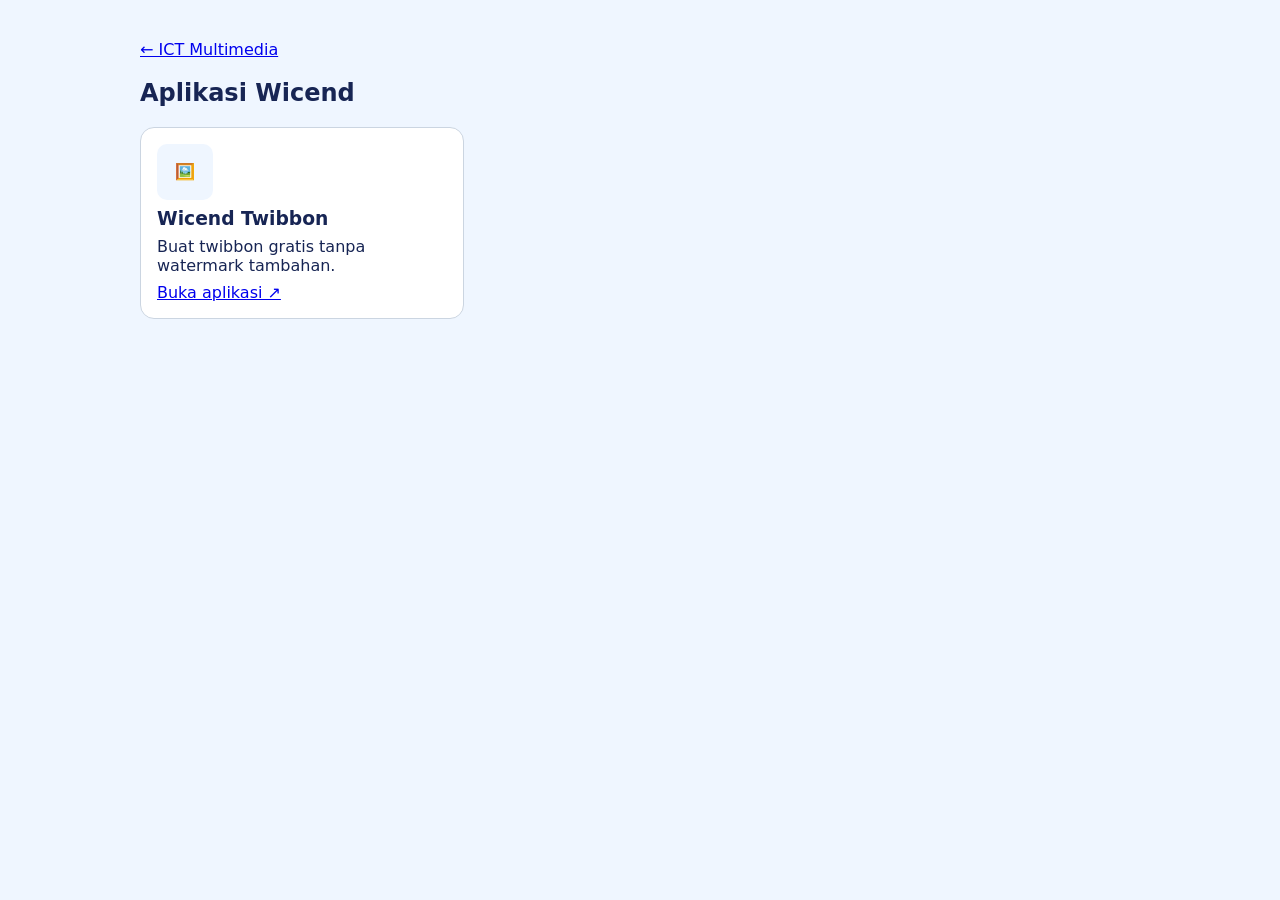
<file: aplikasi-wicend.html>
<!doctype html>
<html lang="id">
<head>
  <meta charset="utf-8">
  <meta name="viewport" content="width=device-width,initial-scale=1">
  <title>Aplikasi Wicend</title>
  <link rel="stylesheet" href="./wicend-catalog.css">
</head>
<body class="wc-public">
  <main>
    <a href="./">← ICT Multimedia</a>
    <div id="wicend-public"></div>
    <noscript><h1>Aplikasi Wicend</h1><a href="https://wicend-twibbon.pages.dev/">Buka Wicend Twibbon ↗</a></noscript>
  </main>
  <script src="./wicend-catalog.js"></script>
  <script>WicendCatalog.render(document.getElementById('wicend-public'), { publicPage: true });</script>
</body>
</html>
</file>
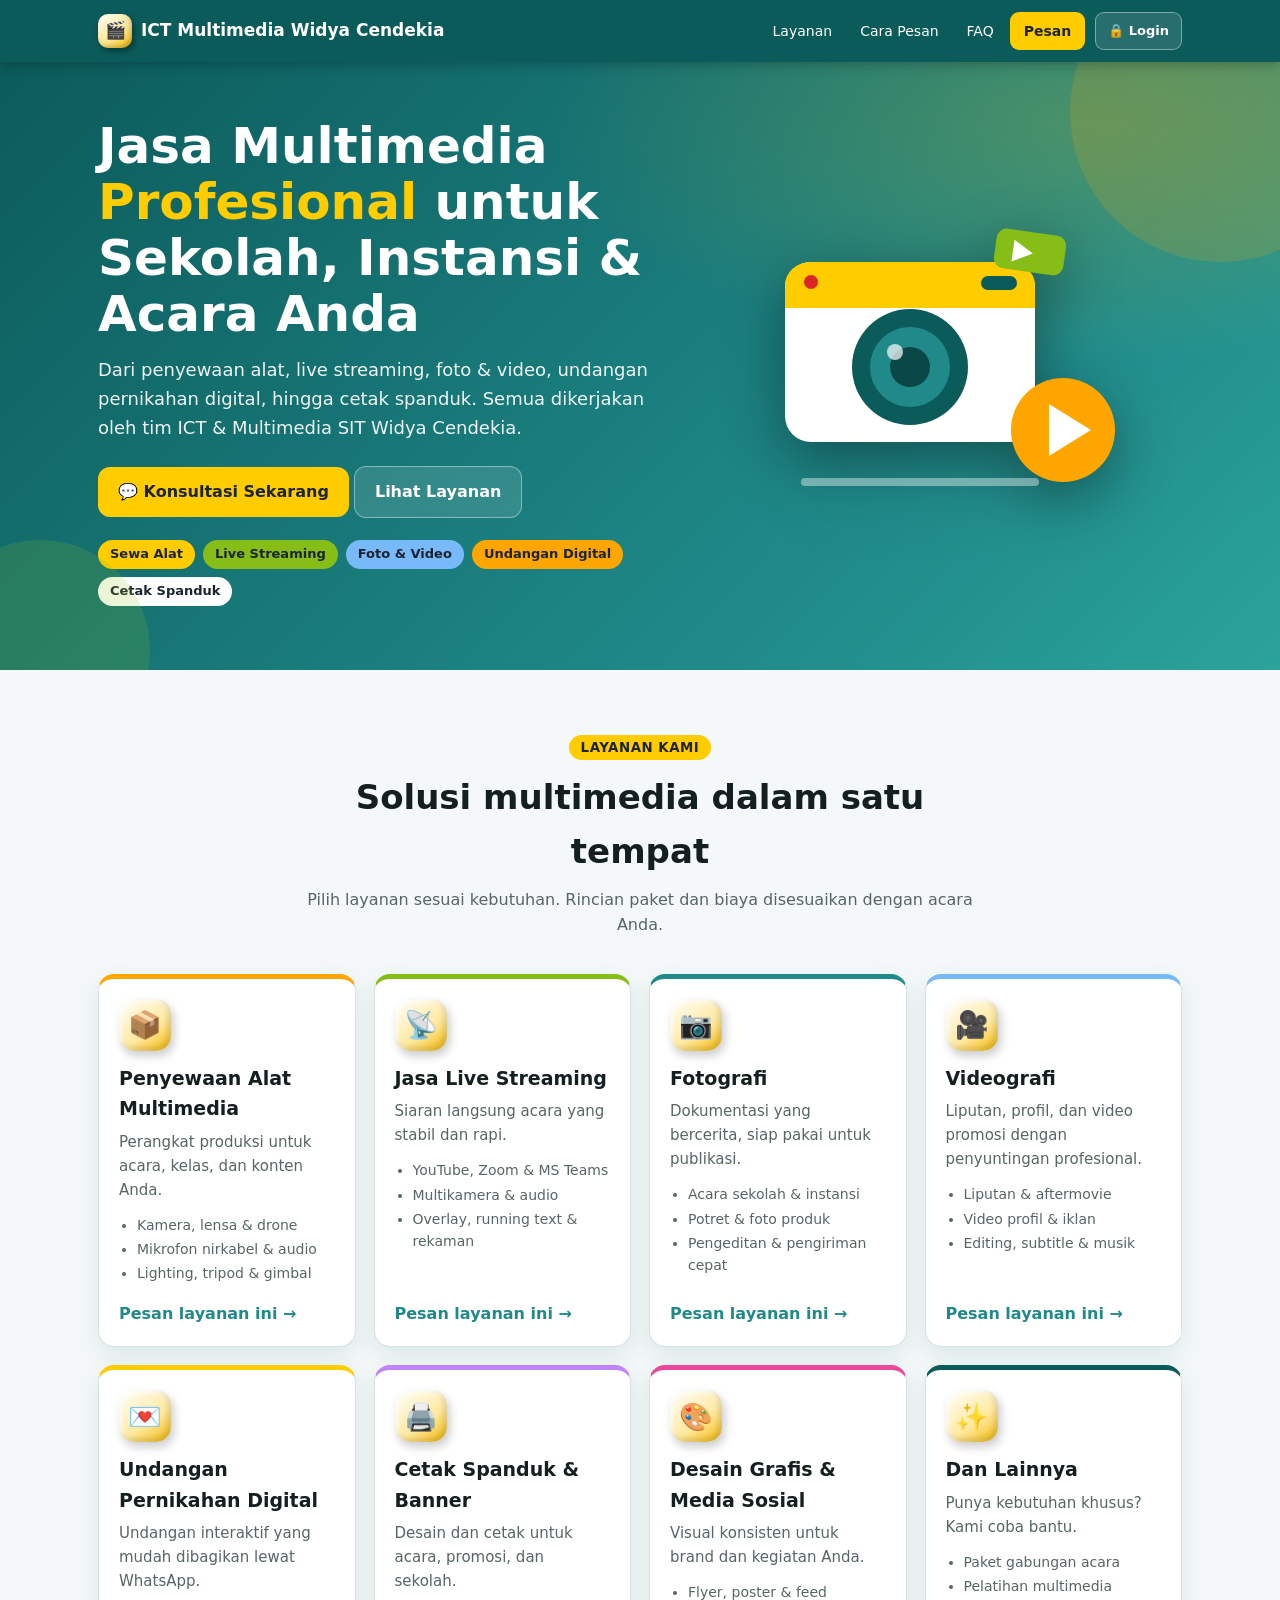
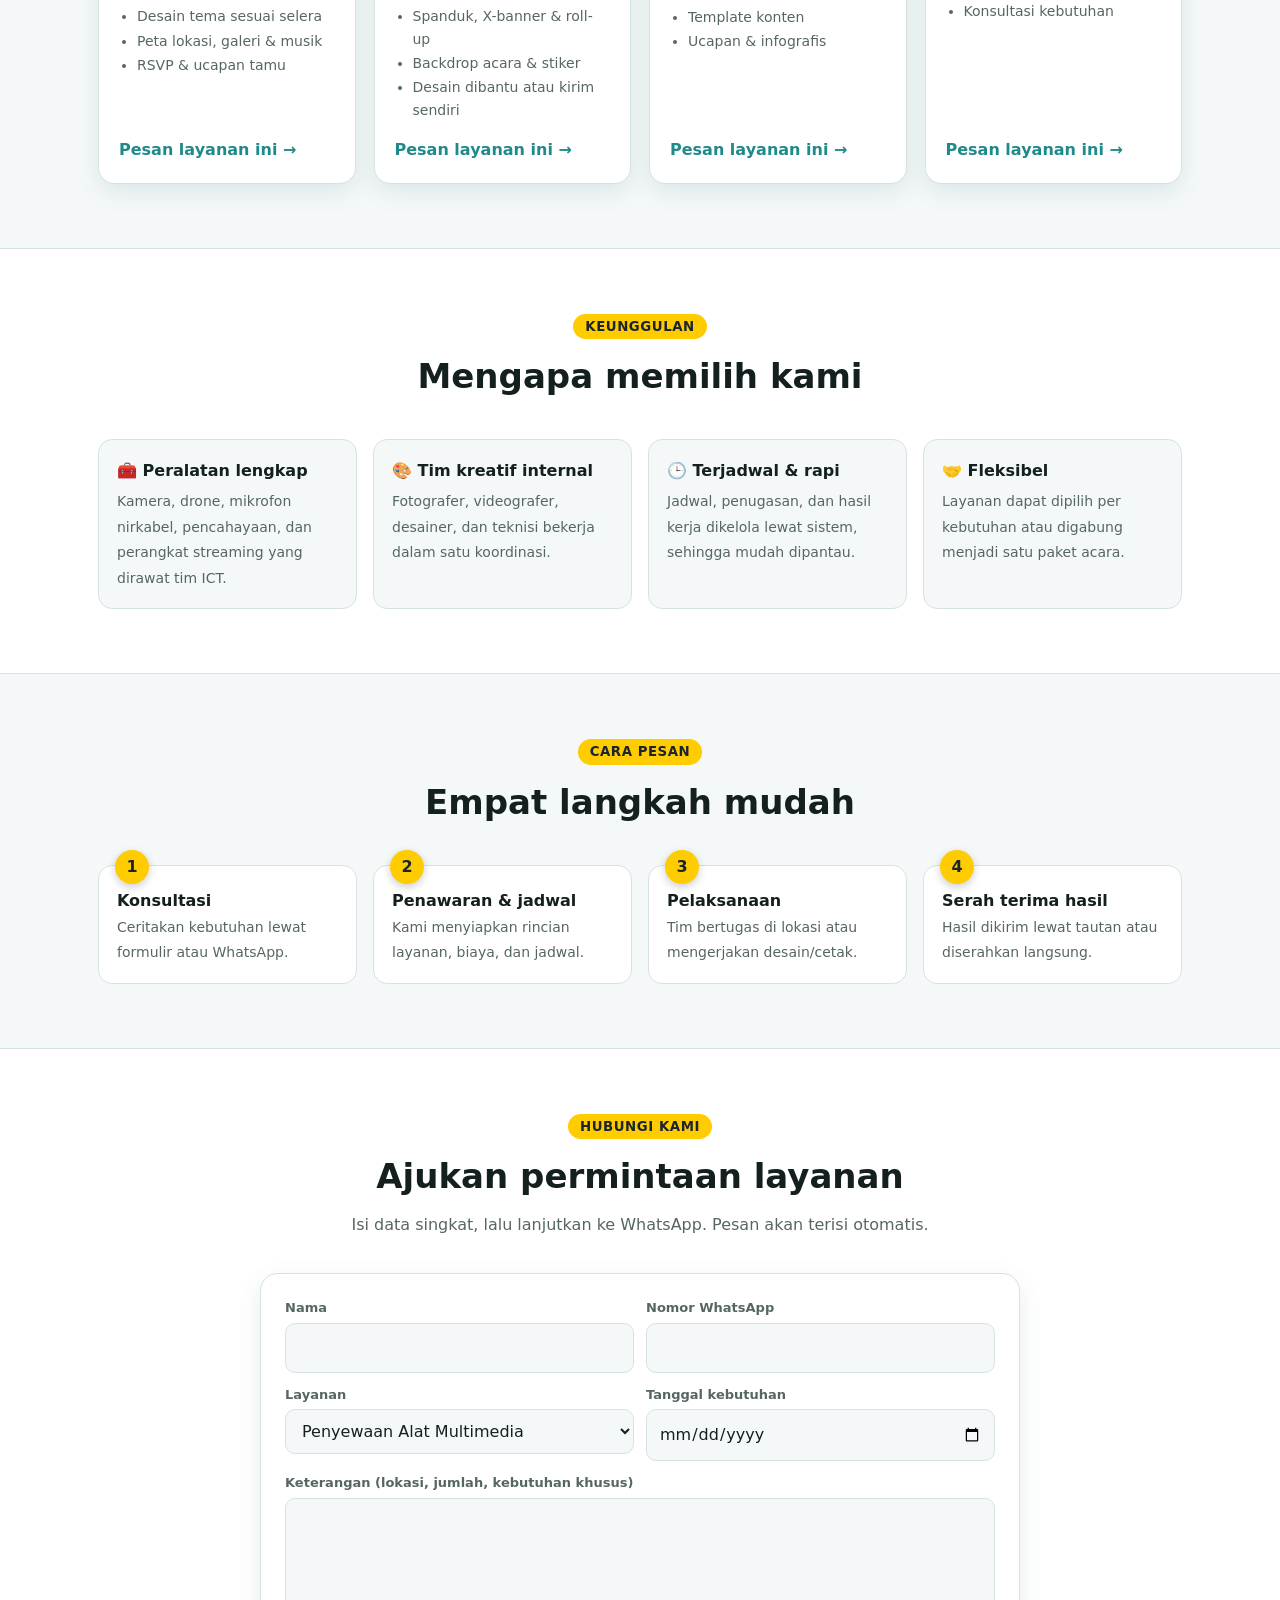
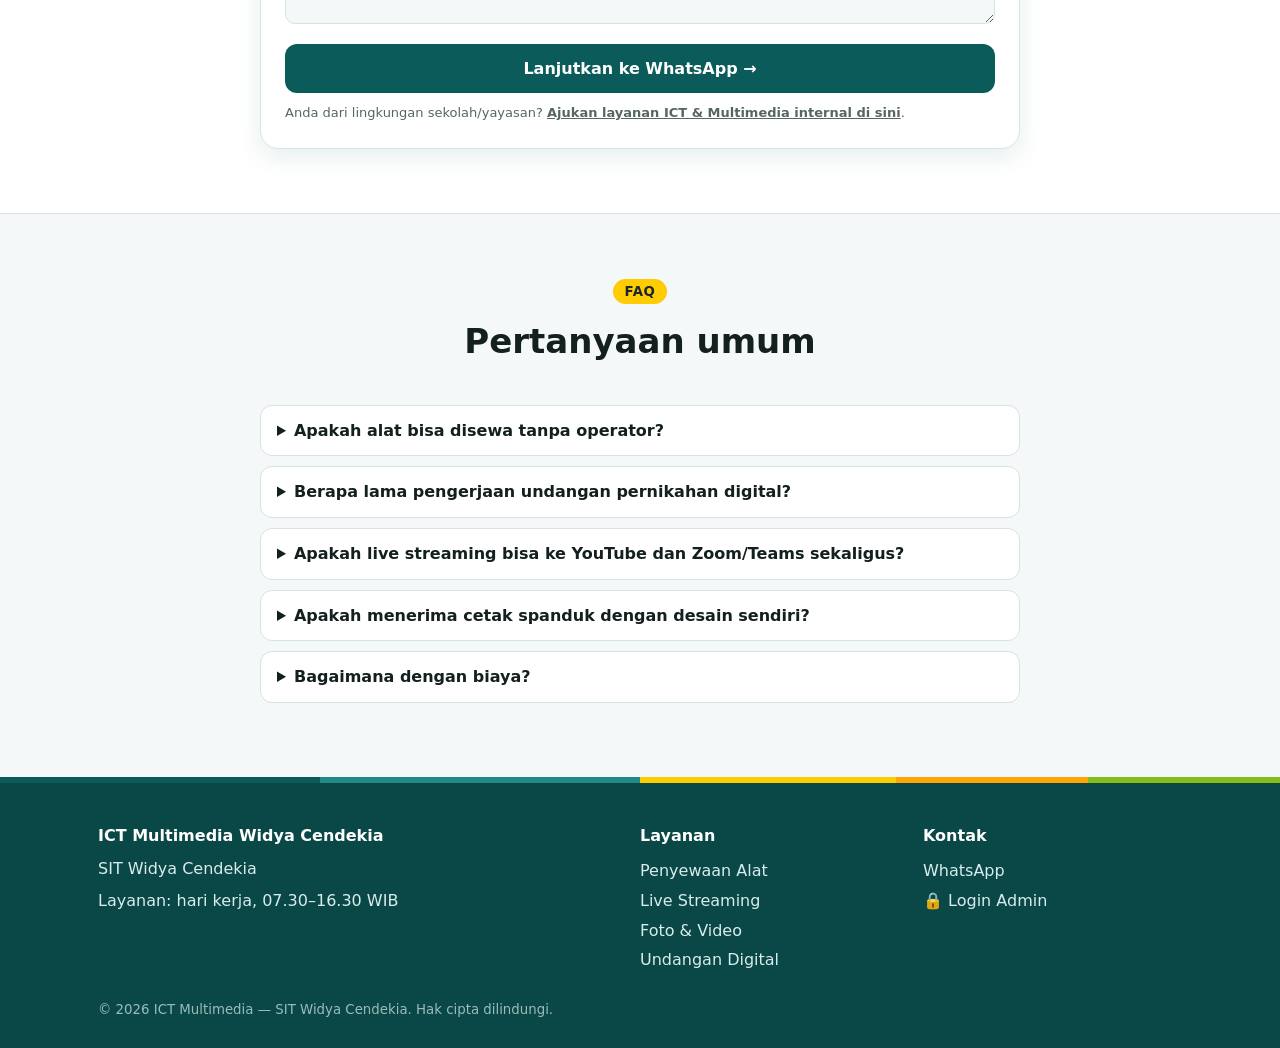
<file: ICT Multimedia - Landing Page.html>
<!DOCTYPE html><html lang="id"><head><meta charset="utf-8"><meta name="viewport" content="width=device-width, initial-scale=1, viewport-fit=cover">
<title>ICT Multimedia Widya Cendekia — Jasa Multimedia, Streaming, Foto &amp; Video</title>
<meta name="description" content="Jasa multimedia profesional: penyewaan alat, live streaming, fotografi, videografi, undangan pernikahan digital, cetak spanduk, dan desain grafis.">
<meta name="theme-color" content="#0c5b5b"><meta property="og:title" content="ICT Multimedia Widya Cendekia"><meta property="og:description" content="Penyewaan alat, live streaming, fotografi, videografi, undangan digital, dan cetak spanduk.">

<style>
:root{--bg:#f4f8f8;--cd:#ffffff;--tx:#14201f;--mu:#566665;--bd:#d6e3e2;--pr:#0c5b5b;--tl:#208a8a;--ac:#ffcc00;--gn:#86bd17;--or:#ffa500;--bl:#78b9fa;--sh:0 8px 24px #0c5b5b1a;box-sizing:border-box;padding-top:env(safe-area-inset-top,0px);padding-bottom:env(safe-area-inset-bottom,0px)}
@media (prefers-color-scheme:dark){:root:not([data-theme="light"]){--bg:#0c1517;--cd:#142124;--tx:#e8f1f1;--mu:#9bb2b2;--bd:#233a3c;--sh:0 8px 24px #0006}}
:root[data-theme="dark"]{--bg:#0c1517;--cd:#142124;--tx:#e8f1f1;--mu:#9bb2b2;--bd:#233a3c;--sh:0 8px 24px #0006}
*{box-sizing:border-box}html{scroll-behavior:smooth;scroll-padding-top:calc(70px + env(safe-area-inset-top,0px))}
body{margin:0;font:16px/1.6 system-ui,-apple-system,"Segoe UI",Roboto,sans-serif;background:var(--bg);color:var(--tx)}
body::before{content:"";position:fixed;inset:0 0 auto;height:env(safe-area-inset-top,0px);z-index:60;background:var(--pr)}
a{color:inherit}.wrap{max-width:1120px;margin:0 auto;padding:0 18px}
header{position:sticky;top:env(safe-area-inset-top,0px);z-index:50;background:var(--pr);color:#fff;box-shadow:0 2px 12px #0004}
.nav{display:flex;align-items:center;gap:18px;height:62px}.brand{font-weight:800;display:flex;align-items:center;gap:9px;text-decoration:none;color:#fff;font-size:17px}
.logo{width:34px;height:34px;border-radius:10px;background:linear-gradient(145deg,#fff,#ffe58a 60%,#f5b800);display:grid;place-items:center;box-shadow:2px 3px 6px #0006,inset -2px -2px 4px #0003}
.nav nav{margin-left:auto;display:flex;gap:4px;align-items:center}.nav nav a{color:#fff;text-decoration:none;padding:8px 12px;border-radius:9px;font-size:14px}.nav nav a:hover{background:#ffffff26}
.btn{display:inline-flex;align-items:center;gap:8px;border:0;border-radius:12px;padding:12px 20px;font:inherit;font-weight:700;cursor:pointer;text-decoration:none;transition:.15s}
.btn.y{background:var(--ac);color:#1b2430}.btn.y:hover{transform:translateY(-2px);box-shadow:0 6px 16px #ffcc0066}.btn.g{background:#ffffff1f;color:#fff;border:1px solid #ffffff66}.btn.g:hover{background:#ffffff33}.btn.p{background:var(--pr);color:#fff}
.lg{font-size:13px!important;border:1px solid #ffffff66;margin-left:6px}
.hero{background:radial-gradient(900px 400px at 85% 10%,#ffcc0033,transparent 60%),linear-gradient(135deg,#0c5b5b,#208a8a 70%,#2aa39a);color:#fff;position:relative;overflow:hidden}
.hero .wrap{display:grid;grid-template-columns:1.1fr .9fr;gap:30px;align-items:center;padding-top:56px;padding-bottom:64px}
.hero h1{font-size:clamp(30px,5vw,50px);line-height:1.12;margin:0 0 14px;font-weight:800}.hero h1 em{font-style:normal;color:var(--ac)}.hero p{font-size:18px;opacity:.93;margin:0 0 24px;max-width:560px}
.chips{display:flex;gap:8px;flex-wrap:wrap;margin-top:22px}.chips span{padding:4px 12px;border-radius:99px;font-size:13px;font-weight:700;color:#1b2430}
.blob{position:absolute;border-radius:50%;pointer-events:none;opacity:.5}.b1{width:300px;height:300px;background:#ffa50055;right:-90px;top:-100px}.b2{width:220px;height:220px;background:#86bd1755;left:-70px;bottom:-90px}
.art{display:grid;place-items:center}.art svg{width:100%;max-width:400px;filter:drop-shadow(0 18px 30px #0006);animation:fl 5s ease-in-out infinite}@keyframes fl{50%{transform:translateY(-10px)}}
section{padding:64px 0}.t{text-align:center;max-width:680px;margin:0 auto 36px}.t h2{font-size:clamp(24px,3.5vw,34px);margin:0 0 8px}.t p{color:var(--mu);margin:0}.t small{display:inline-block;background:var(--ac);color:#1b2430;font-weight:800;padding:2px 12px;border-radius:99px;margin-bottom:10px;letter-spacing:.04em}
.grid{display:grid;grid-template-columns:repeat(auto-fit,minmax(255px,1fr));gap:18px}
.sv{background:var(--cd);border:1px solid var(--bd);border-top:5px solid var(--c,var(--tl));border-radius:16px;padding:20px;box-shadow:var(--sh);transition:.2s;display:flex;flex-direction:column}.sv:hover{transform:translateY(-5px)}
.ic{width:52px;height:52px;border-radius:15px;display:grid;place-items:center;font-size:27px;margin-bottom:12px;background:linear-gradient(145deg,#fff,#ffe9a0 60%,#f5b800);box-shadow:3px 5px 10px #0003,inset -3px -3px 6px #0002,inset 2px 2px 5px #fff}
.sv h3{margin:0 0 6px;font-size:19px}.sv p{margin:0 0 10px;color:var(--mu);font-size:15px}.sv ul{margin:0 0 14px;padding-left:18px;color:var(--mu);font-size:14px}.sv li{margin:2px 0}.sv a.go{margin-top:auto;font-weight:700;color:var(--tl);text-decoration:none}.sv a.go:hover{text-decoration:underline}
.alt{background:var(--cd);border-block:1px solid var(--bd)}
.why{display:grid;grid-template-columns:repeat(auto-fit,minmax(220px,1fr));gap:16px}.why div{padding:18px;border-radius:14px;background:var(--bg);border:1px solid var(--bd)}.why b{display:block;margin-bottom:4px}.why span{color:var(--mu);font-size:14px}
.steps{display:grid;grid-template-columns:repeat(auto-fit,minmax(220px,1fr));gap:16px;counter-reset:s}.steps div{position:relative;padding:22px 18px 18px;background:var(--cd);border:1px solid var(--bd);border-radius:14px;counter-increment:s}.steps div::before{content:counter(s);position:absolute;top:-16px;left:16px;width:34px;height:34px;border-radius:50%;display:grid;place-items:center;font-weight:800;background:var(--ac);color:#1b2430;box-shadow:0 3px 8px #0003}.steps b{display:block}.steps span{color:var(--mu);font-size:14px}
.form{max-width:760px;margin:0 auto;background:var(--cd);border:1px solid var(--bd);border-radius:18px;padding:24px;box-shadow:var(--sh)}
.f2{display:grid;grid-template-columns:1fr 1fr;gap:12px}label{display:block;font-size:13px;font-weight:600;color:var(--mu);margin:0 0 4px}
input,select,textarea{width:100%;font:inherit;color:var(--tx);background:var(--bg);border:1px solid var(--bd);border-radius:10px;padding:11px 12px}input:focus,select:focus,textarea:focus{outline:2px solid var(--ac);border-color:transparent}
.fl{margin-bottom:12px}.note{font-size:13px;color:var(--mu);margin:10px 0 0}
details{background:var(--cd);border:1px solid var(--bd);border-radius:12px;padding:12px 16px;margin:0 auto 10px;max-width:760px}summary{cursor:pointer;font-weight:700}details p{color:var(--mu);margin:8px 0 0}
footer{background:#0a4747;color:#d9ecec;padding:40px 0 28px}footer .g3{display:grid;grid-template-columns:2fr 1fr 1fr;gap:24px}footer h4{margin:0 0 8px;color:#fff}footer a{color:#d9ecec;text-decoration:none;display:block;padding:2px 0}footer a:hover{color:var(--ac)}footer small{display:block;margin-top:24px;opacity:.7}
.stripe{height:6px;background:linear-gradient(90deg,#0c5b5b 25%,#208a8a 25% 50%,#ffcc00 50% 70%,#ffa500 70% 85%,#86bd17 85%)}
.ov{position:fixed;inset:0;background:#000a;z-index:100;display:none;align-items:center;justify-content:center;padding:16px}.ov.on{display:flex}.md{background:var(--cd);color:var(--tx);border-radius:18px;padding:24px;width:100%;max-width:400px;border-top:6px solid var(--ac)}.md h3{margin:0 0 4px}
.rv{opacity:0;transform:translateY(16px);transition:.6s}.rv.in{opacity:1;transform:none}
@media(max-width:820px){.hero .wrap{grid-template-columns:1fr}.art{order:-1}.art svg{max-width:240px}.nav nav a.hide{display:none}.f2{grid-template-columns:1fr}footer .g3{grid-template-columns:1fr}}
@media(max-width:560px){.nav{gap:8px;height:58px}#bn{white-space:nowrap;overflow:hidden;text-overflow:ellipsis;max-width:128px;font-size:14px}.brand{min-width:0}.nav nav a,.lg{white-space:nowrap}.lg{padding:8px 10px!important;margin-left:0}.hero .wrap{padding-top:30px;padding-bottom:40px}section{padding:44px 0}}
@media(prefers-reduced-motion:reduce){*{animation:none!important;transition:none!important}.rv{opacity:1;transform:none}}
</style><link rel="stylesheet" href="responsive.css"></head><body>
<header><div class="wrap nav"><a class="brand" href="#top"><span class="logo">🎬</span><span id="bn">ICT Multimedia</span></a>
<nav><a class="hide" href="#layanan">Layanan</a><a class="hide" href="#alur">Cara Pesan</a><a class="hide" href="#faq">FAQ</a><a href="#pesan" class="btn y" style="padding:8px 14px;font-size:14px">Pesan</a><a href="#" class="lg btn g" id="lg" onclick="loginOpen();return false">🔒 Login</a></nav></div></header>

<main id="top">
<div class="hero"><div class="blob b1"></div><div class="blob b2"></div><div class="wrap"><div>
<h1>Jasa Multimedia <em>Profesional</em> untuk Sekolah, Instansi &amp; Acara Anda</h1>
<p>Dari penyewaan alat, live streaming, foto &amp; video, undangan pernikahan digital, hingga cetak spanduk. Semua dikerjakan oleh tim ICT &amp; Multimedia SIT Widya Cendekia.</p>
<a class="btn y" href="#pesan">💬 Konsultasi Sekarang</a> <a class="btn g" href="#layanan">Lihat Layanan</a>
<div class="chips"><span style="background:#ffcc00">Sewa Alat</span><span style="background:#86bd17">Live Streaming</span><span style="background:#78b9fa">Foto &amp; Video</span><span style="background:#ffa500">Undangan Digital</span><span style="background:#fff">Cetak Spanduk</span></div></div>
<div class="art"><svg viewBox="0 0 400 340" role="img" aria-label="Ilustrasi kamera dan tombol putar"><rect x="40" y="70" width="250" height="180" rx="26" fill="#fff"/><rect x="40" y="70" width="250" height="46" rx="26" fill="#ffcc00"/><rect x="40" y="96" width="250" height="20" fill="#ffcc00"/><circle cx="165" cy="175" r="58" fill="#0c5b5b"/><circle cx="165" cy="175" r="40" fill="#208a8a"/><circle cx="165" cy="175" r="20" fill="#0a4747"/><circle cx="150" cy="160" r="8" fill="#fff" opacity=".7"/><rect x="236" y="84" width="36" height="14" rx="7" fill="#0c5b5b"/><circle cx="66" cy="90" r="7" fill="#dc2626"/><rect x="250" y="40" width="70" height="40" rx="10" fill="#86bd17" transform="rotate(8 285 60)"/><polygon points="268,50 268,72 288,61" fill="#fff" transform="rotate(8 285 60)"/><circle cx="318" cy="238" r="52" fill="#ffa500"/><polygon points="304,212 304,264 346,238" fill="#fff"/><path d="M60 290h230" stroke="#fff" stroke-width="8" stroke-linecap="round" opacity=".4"/></svg></div></div></div>

<section id="layanan"><div class="wrap"><div class="t rv"><small>LAYANAN KAMI</small><h2>Solusi multimedia dalam satu tempat</h2><p>Pilih layanan sesuai kebutuhan. Rincian paket dan biaya disesuaikan dengan acara Anda.</p></div><div class="grid" id="sv"></div></div></section>

<section class="alt"><div class="wrap"><div class="t rv"><small>KEUNGGULAN</small><h2>Mengapa memilih kami</h2></div><div class="why rv">
<div><b>🧰 Peralatan lengkap</b><span>Kamera, drone, mikrofon nirkabel, pencahayaan, dan perangkat streaming yang dirawat tim ICT.</span></div>
<div><b>🎨 Tim kreatif internal</b><span>Fotografer, videografer, desainer, dan teknisi bekerja dalam satu koordinasi.</span></div>
<div><b>🕒 Terjadwal &amp; rapi</b><span>Jadwal, penugasan, dan hasil kerja dikelola lewat sistem, sehingga mudah dipantau.</span></div>
<div><b>🤝 Fleksibel</b><span>Layanan dapat dipilih per kebutuhan atau digabung menjadi satu paket acara.</span></div></div></div></section>

<section id="alur"><div class="wrap"><div class="t rv"><small>CARA PESAN</small><h2>Empat langkah mudah</h2></div><div class="steps rv">
<div><b>Konsultasi</b><span>Ceritakan kebutuhan lewat formulir atau WhatsApp.</span></div>
<div><b>Penawaran &amp; jadwal</b><span>Kami menyiapkan rincian layanan, biaya, dan jadwal.</span></div>
<div><b>Pelaksanaan</b><span>Tim bertugas di lokasi atau mengerjakan desain/cetak.</span></div>
<div><b>Serah terima hasil</b><span>Hasil dikirim lewat tautan atau diserahkan langsung.</span></div></div></div></section>

<section id="pesan" class="alt"><div class="wrap"><div class="t rv"><small>HUBUNGI KAMI</small><h2>Ajukan permintaan layanan</h2><p>Isi data singkat, lalu lanjutkan ke WhatsApp. Pesan akan terisi otomatis.</p></div>
<div class="form rv"><div class="f2"><div class="fl"><label for="n">Nama</label><input id="n" autocomplete="name"></div><div class="fl"><label for="h">Nomor WhatsApp</label><input id="h" inputmode="tel" autocomplete="tel"></div></div>
<div class="f2"><div class="fl"><label for="s">Layanan</label><select id="s"></select></div><div class="fl"><label for="d">Tanggal kebutuhan</label><input id="d" type="date"></div></div>
<div class="fl"><label for="m">Keterangan (lokasi, jumlah, kebutuhan khusus)</label><textarea id="m" rows="4"></textarea></div>
<button class="btn p" style="width:100%;justify-content:center" onclick="kirim()">Lanjutkan ke WhatsApp →</button>
<p class="note">Anda dari lingkungan sekolah/yayasan? <a href="app.html#helpdesk" id="hd"><b>Ajukan layanan ICT &amp; Multimedia internal di sini</b></a>.</p></div></div></section>

<section id="faq"><div class="wrap"><div class="t rv"><small>FAQ</small><h2>Pertanyaan umum</h2></div>
<details><summary>Apakah alat bisa disewa tanpa operator?</summary><p>Bisa dikonsultasikan. Ketersediaan alat dan ketentuan sewa disesuaikan dengan jenis perangkat dan tanggal acara.</p></details>
<details><summary>Berapa lama pengerjaan undangan pernikahan digital?</summary><p>Tergantung kelengkapan data dan tingkat kustomisasi desain. Kami infokan estimasinya saat konsultasi.</p></details>
<details><summary>Apakah live streaming bisa ke YouTube dan Zoom/Teams sekaligus?</summary><p>Kami menyesuaikan platform dan jumlah kamera dengan kebutuhan acara serta kondisi jaringan di lokasi.</p></details>
<details><summary>Apakah menerima cetak spanduk dengan desain sendiri?</summary><p>Ya, Anda dapat mengirim desain sendiri, atau kami bantu merancang desain dan menyiapkan file cetaknya.</p></details>
<details><summary>Bagaimana dengan biaya?</summary><p>Biaya ditentukan setelah kebutuhan jelas (jenis layanan, durasi, lokasi, dan jumlah tim).</p></details></div></section>
</main>

<div class="stripe"></div>
<footer><div class="wrap"><div class="g3"><div><h4 id="fb">ICT Multimedia</h4><div id="fk">SIT Widya Cendekia</div><div id="fj" style="margin-top:6px"></div></div>
<div><h4>Layanan</h4><a href="#layanan">Penyewaan Alat</a><a href="#layanan">Live Streaming</a><a href="#layanan">Foto &amp; Video</a><a href="#layanan">Undangan Digital</a></div>
<div><h4>Kontak</h4><a href="#" id="fw" onclick="wa();return false">WhatsApp</a><a href="#" id="fe" style="display:none"></a><a href="#" id="fi" style="display:none"></a><a href="#" onclick="loginOpen();return false">🔒 Login Admin</a></div></div>
<small>© <span id="yr"></span> ICT Multimedia — SIT Widya Cendekia. Hak cipta dilindungi.</small></div></footer>

<div class="ov" id="lo" onclick="if(event.target==this)loginClose()"><div class="md" role="dialog" aria-modal="true" aria-labelledby="lt"><h3 id="lt">Login Dashboard</h3><p style="margin:0 0 14px;color:var(--mu);font-size:14px">Khusus admin dan staf. Akun dibuat oleh admin; pendaftaran mandiri tidak tersedia.</p>
<div class="fl"><label for="lu">Username</label><input id="lu" autocomplete="username"></div><div class="fl"><label for="lp">Password</label><input id="lp" type="password" autocomplete="current-password" onkeydown="if(event.key==='Enter')adminLogin()"></div>
<div style="display:flex;gap:8px"><button class="btn p" style="flex:1;justify-content:center" onclick="adminLogin()" id="lb">Masuk</button><button class="btn" style="background:var(--bg);color:var(--tx);border:1px solid var(--bd)" onclick="loginClose()">Batal</button></div></div></div>

<script>
/* ===== KONFIGURASI (ubah sesuai kebutuhan) ===== */
const CFG={brand:'ICT Multimedia Widya Cendekia',wa:'',email:'',ig:'',kampus:'SIT Widya Cendekia',jam:'Layanan: hari kerja, 07.30–16.30 WIB'};
const SUPABASE_URL='https://lfvqjqnhrbvtlmjnlgxg.supabase.co',SUPABASE_ANON_KEY='sb_publishable_BLG77wsLYhetdWIWco7cJQ_-FvgeFMl',DOM='@ict.local',DASH='https://claude.ai/artifact/3mb5PsaXFowJpEwBZJVKDg',SB_ON=false;
/* ================================================ */
const SV=[
['📦','Penyewaan Alat Multimedia','Perangkat produksi untuk acara, kelas, dan konten Anda.',['Kamera, lensa &amp; drone','Mikrofon nirkabel &amp; audio','Lighting, tripod &amp; gimbal'],'#ffa500'],
['📡','Jasa Live Streaming','Siaran langsung acara yang stabil dan rapi.',['YouTube, Zoom &amp; MS Teams','Multikamera &amp; audio','Overlay, running text &amp; rekaman'],'#86bd17'],
['📷','Fotografi','Dokumentasi yang bercerita, siap pakai untuk publikasi.',['Acara sekolah &amp; instansi','Potret &amp; foto produk','Pengeditan &amp; pengiriman cepat'],'#208a8a'],
['🎥','Videografi','Liputan, profil, dan video promosi dengan penyuntingan profesional.',['Liputan &amp; aftermovie','Video profil &amp; iklan','Editing, subtitle &amp; musik'],'#78b9fa'],
['💌','Undangan Pernikahan Digital','Undangan interaktif yang mudah dibagikan lewat WhatsApp.',['Desain tema sesuai selera','Peta lokasi, galeri &amp; musik','RSVP &amp; ucapan tamu'],'#ffcc00'],
['🖨️','Cetak Spanduk &amp; Banner','Desain dan cetak untuk acara, promosi, dan sekolah.',['Spanduk, X-banner &amp; roll-up','Backdrop acara &amp; stiker','Desain dibantu atau kirim sendiri'],'#c084fc'],
['🎨','Desain Grafis &amp; Media Sosial','Visual konsisten untuk brand dan kegiatan Anda.',['Flyer, poster &amp; feed','Template konten','Ucapan &amp; infografis'],'#ec4899'],
['✨','Dan Lainnya','Punya kebutuhan khusus? Kami coba bantu.',['Paket gabungan acara','Pelatihan multimedia','Konsultasi kebutuhan'],'#0c5b5b']];
const $=s=>document.querySelector(s);
$('#sv').innerHTML=SV.map(x=>`<article class="sv rv" style="--c:${x[4]}"><div class="ic">${x[0]}</div><h3>${x[1]}</h3><p>${x[2]}</p><ul>${x[3].map(i=>`<li>${i}</li>`).join('')}</ul><a class="go" href="#pesan" onclick="pilih('${x[1].replace(/&amp;/g,'&')}')">Pesan layanan ini →</a></article>`).join('');
$('#s').innerHTML=SV.map(x=>`<option>${x[1].replace(/&amp;/g,'&')}</option>`).join('');
function pilih(v){$('#s').value=v}
document.querySelectorAll('#bn,#fb').forEach(e=>e.textContent=CFG.brand);$('#fk').textContent=CFG.kampus;$('#fj').textContent=CFG.jam;$('#yr').textContent=new Date().getFullYear();
if(CFG.email){const a=$('#fe');a.style.display='block';a.textContent='✉ '+CFG.email;a.href='mailto:'+CFG.email}
if(CFG.ig){const a=$('#fi');a.style.display='block';a.textContent='📸 @'+CFG.ig;a.href='https://instagram.com/'+CFG.ig}
function openLink(u){const a=document.createElement('a');a.href=u;a.target='_blank';a.rel='noopener';document.body.appendChild(a);a.click();a.remove()}
function wa(txt){const n=String(CFG.wa).replace(/\D/g,'');if(!n)return alert('Nomor WhatsApp belum diatur. Isi CFG.wa pada bagian atas script.');openLink('https://wa.me/'+n+(txt?'?text='+encodeURIComponent(txt):''))}
function kirim(){const n=$('#n').value.trim(),h=$('#h').value.trim();if(!n)return alert('Mohon isi nama Anda.');const d=$('#d').value;wa(`Halo ${CFG.brand}, saya ${n}${h?' (WA '+h+')':''}.\nSaya ingin berkonsultasi/memesan layanan: ${$('#s').value}.\nTanggal kebutuhan: ${d||'belum ditentukan'}.\nKeterangan: ${$('#m').value.trim()||'-'}\n\nTerima kasih.`)}
// tautan lama (QR formulir internal) diarahkan ke dashboard
if(/^#(helpdesk|pinjam|artikel)/.test(location.hash))location.replace(DASH+location.hash);
document.getElementById('hd').href=DASH+'#helpdesk';
// reveal
const io=new IntersectionObserver(es=>es.forEach(e=>{if(e.isIntersecting){e.target.classList.add('in');io.unobserve(e.target)}}),{threshold:.12});document.querySelectorAll('.rv').forEach(e=>io.observe(e));
// login admin
let SB=null;const ready=SB_ON&&window.supabase&&!SUPABASE_URL.includes('GANTI');
if(ready){SB=supabase.createClient(SUPABASE_URL,SUPABASE_ANON_KEY);SB.auth.getSession().then(({data})=>{if(data.session){const l=$('#lg');l.textContent='📊 Buka Dashboard';l.onclick=()=>{location.href=DASH;return false}}})}
function loginOpen(){if(!SB){return openLink(DASH)}$('#lo').classList.add('on');setTimeout(()=>$('#lu').focus(),50)}
function loginClose(){$('#lo').classList.remove('on')}
async function adminLogin(){const u=$('#lu').value.trim().toLowerCase(),p=$('#lp').value;if(!u||!p)return alert('Lengkapi username dan password.');const b=$('#lb');b.disabled=true;b.textContent='Memeriksa…';const{error}=await SB.auth.signInWithPassword({email:u+DOM,password:p});b.disabled=false;b.textContent='Masuk';if(error)return alert('Username atau password salah.');location.href=DASH}
document.addEventListener('keydown',e=>{if(e.key==='Escape')loginClose()});
</script></body></html>
</file>
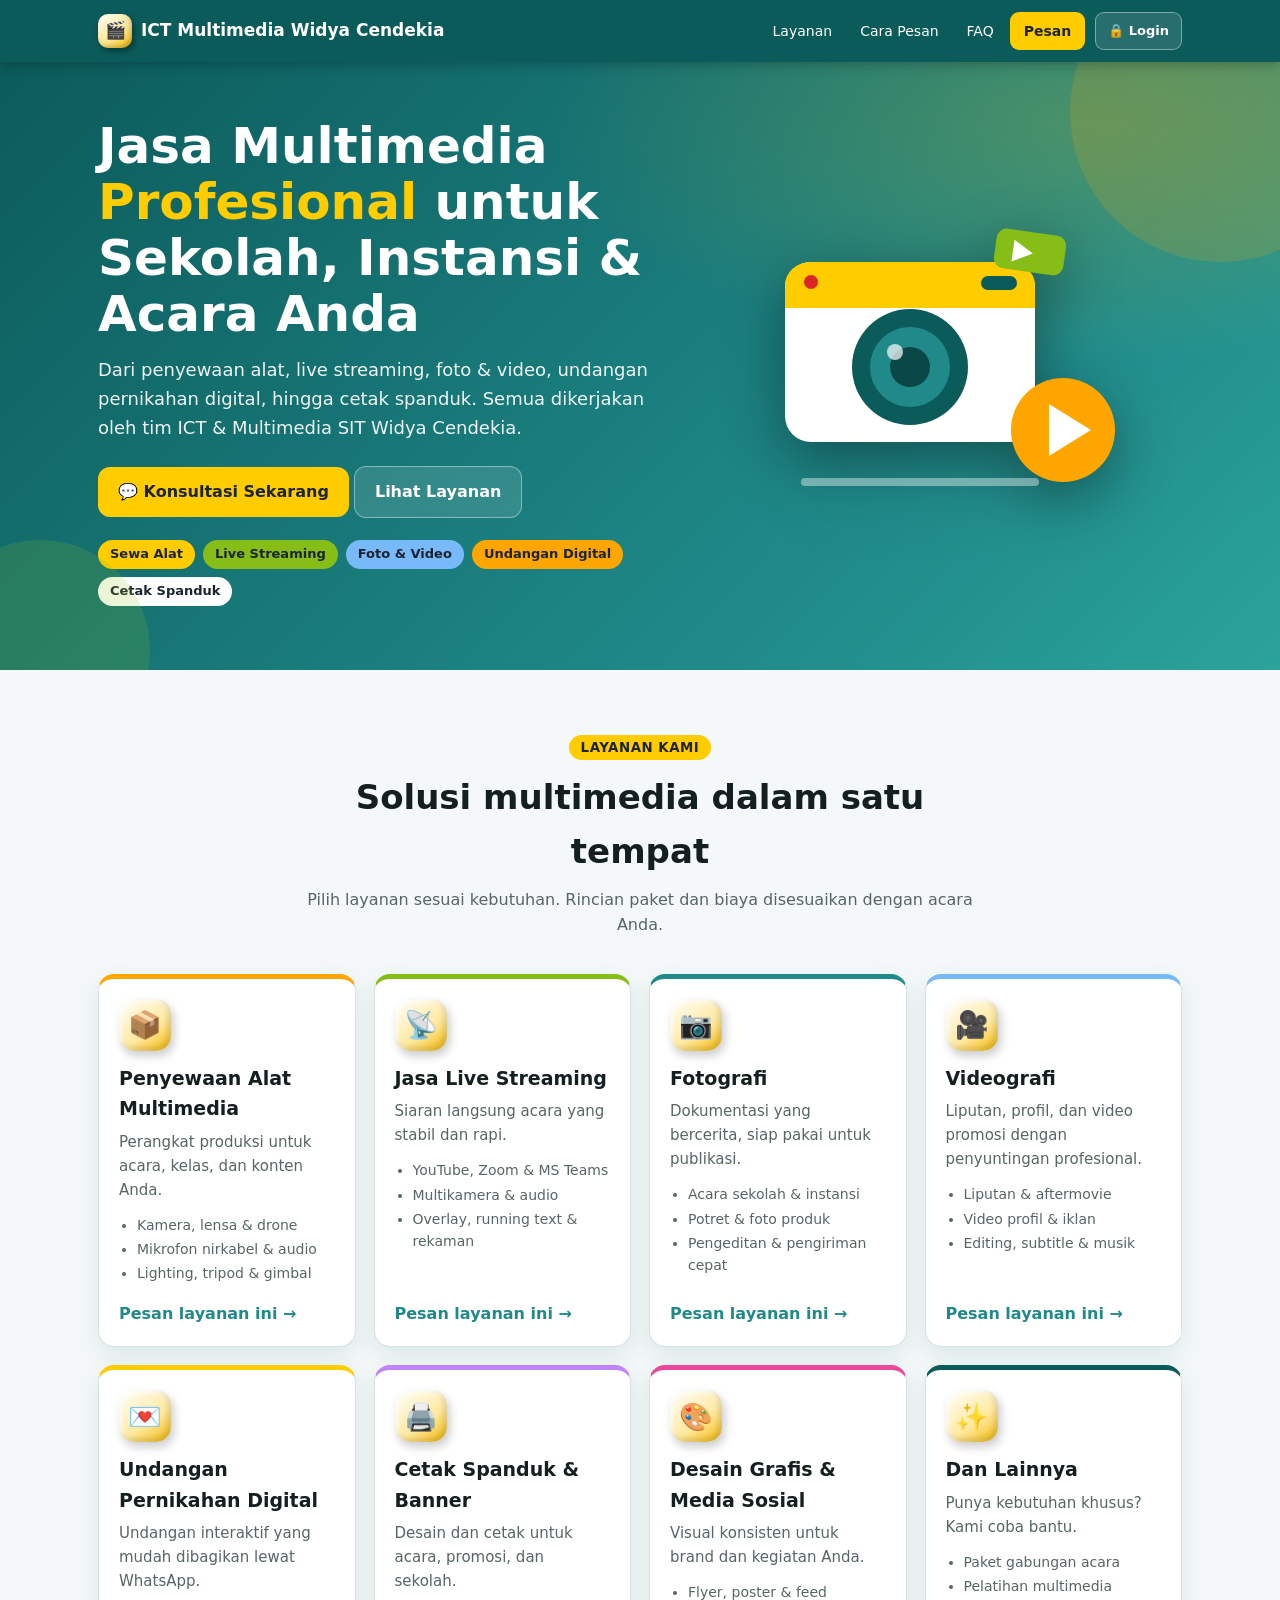
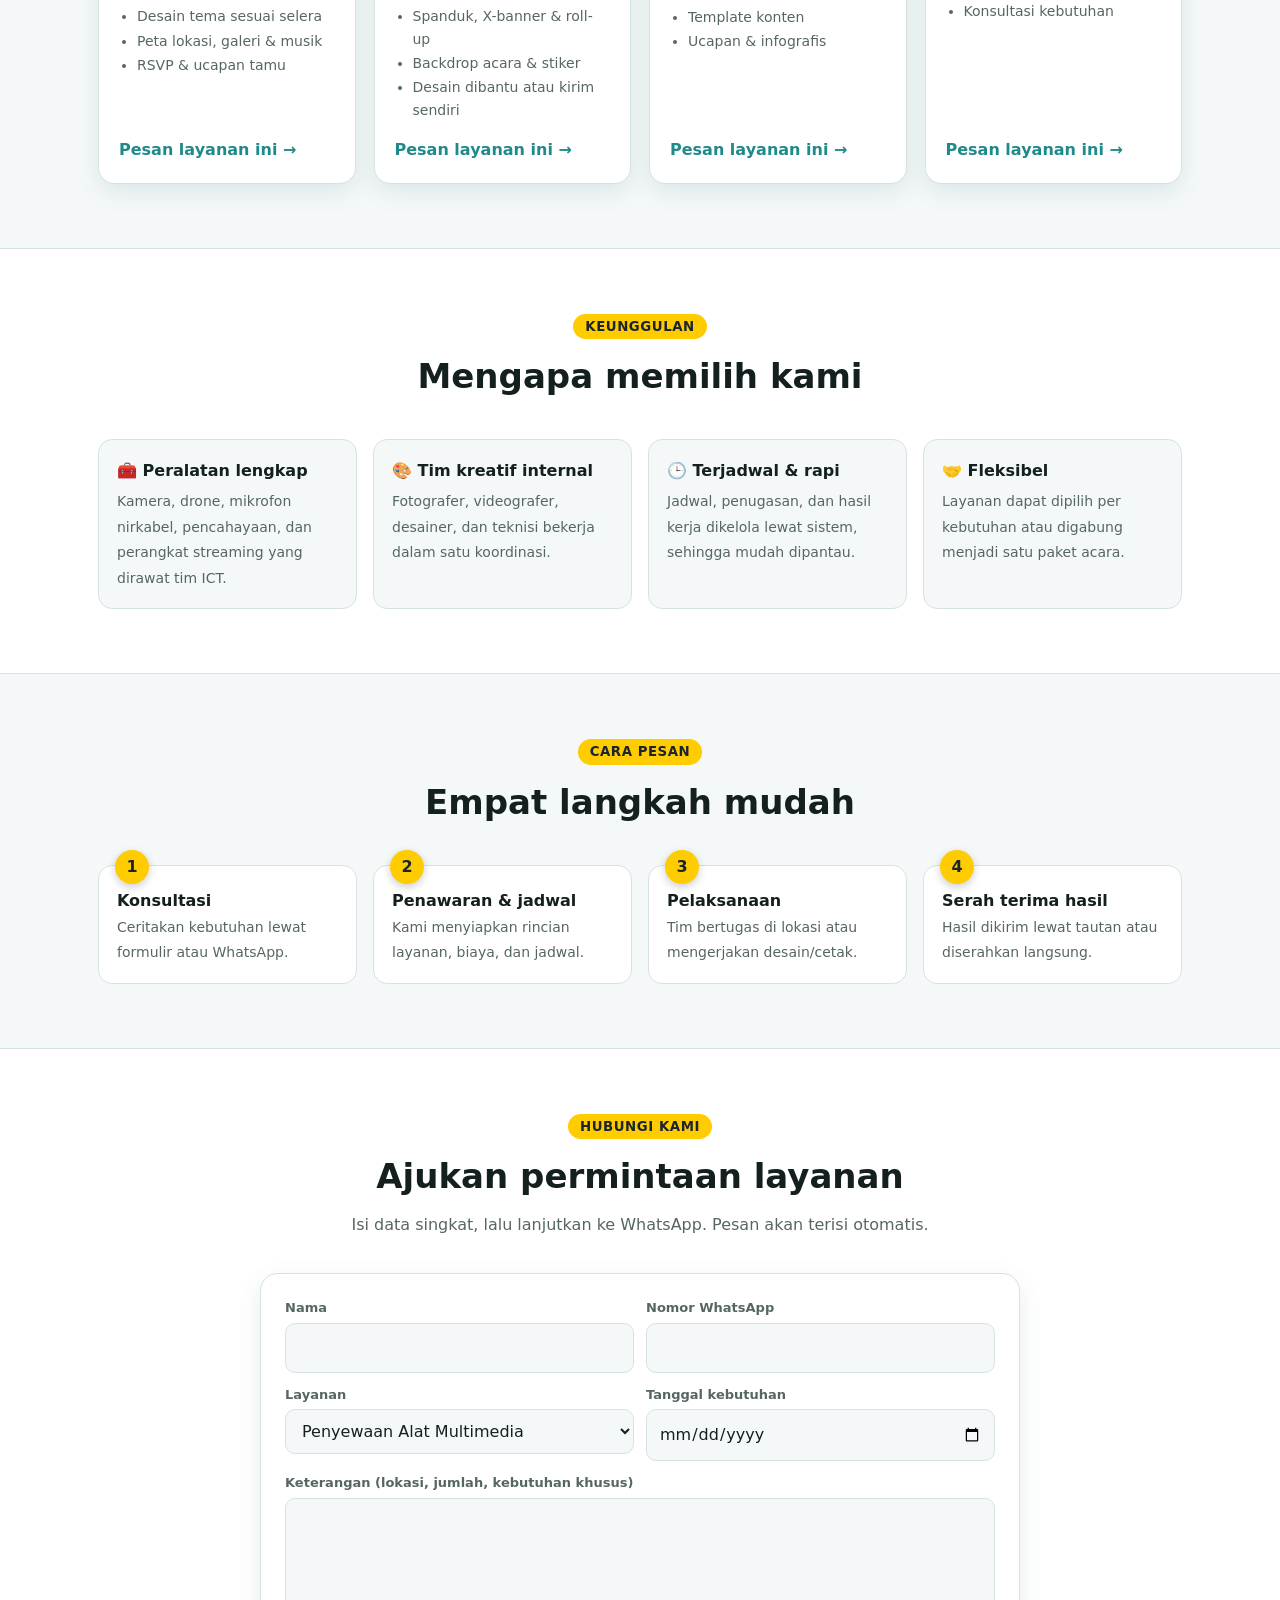
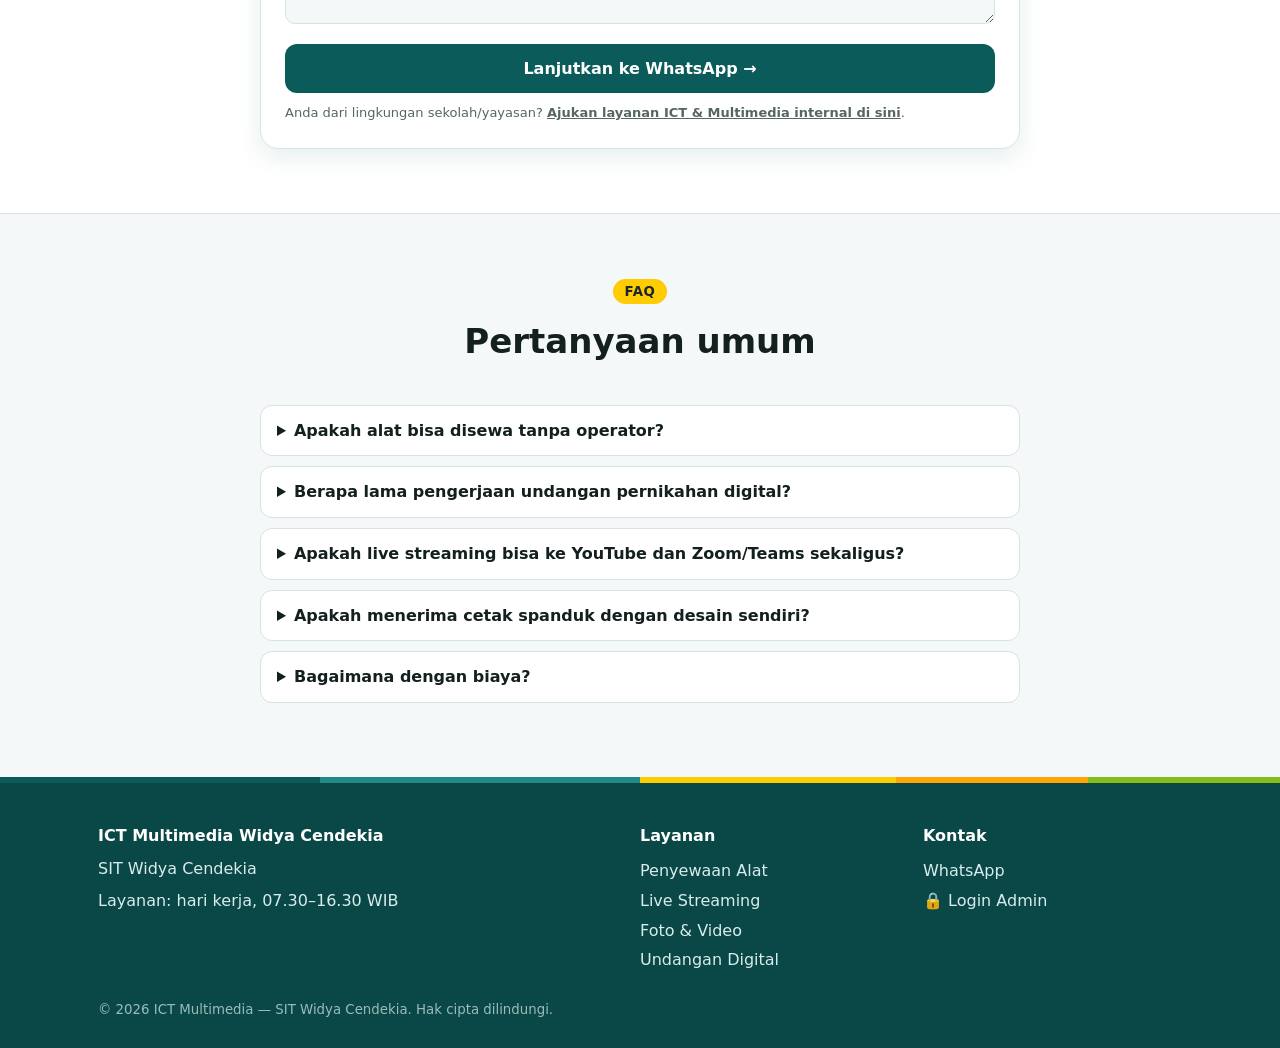
<file: ICT Multimedia — Landing Page.html>
<!DOCTYPE html><html lang="id"><head><meta charset="utf-8"><meta name="viewport" content="width=device-width, initial-scale=1, viewport-fit=cover">
<title>ICT Multimedia Widya Cendekia — Jasa Multimedia, Streaming, Foto &amp; Video</title>
<meta name="description" content="Jasa multimedia profesional: penyewaan alat, live streaming, fotografi, videografi, undangan pernikahan digital, cetak spanduk, dan desain grafis.">
<meta name="theme-color" content="#0c5b5b"><meta property="og:title" content="ICT Multimedia Widya Cendekia"><meta property="og:description" content="Penyewaan alat, live streaming, fotografi, videografi, undangan digital, dan cetak spanduk.">

<style>
:root{--bg:#f4f8f8;--cd:#ffffff;--tx:#14201f;--mu:#566665;--bd:#d6e3e2;--pr:#0c5b5b;--tl:#208a8a;--ac:#ffcc00;--gn:#86bd17;--or:#ffa500;--bl:#78b9fa;--sh:0 8px 24px #0c5b5b1a;box-sizing:border-box;padding-top:env(safe-area-inset-top,0px);padding-bottom:env(safe-area-inset-bottom,0px)}
@media (prefers-color-scheme:dark){:root:not([data-theme="light"]){--bg:#0c1517;--cd:#142124;--tx:#e8f1f1;--mu:#9bb2b2;--bd:#233a3c;--sh:0 8px 24px #0006}}
:root[data-theme="dark"]{--bg:#0c1517;--cd:#142124;--tx:#e8f1f1;--mu:#9bb2b2;--bd:#233a3c;--sh:0 8px 24px #0006}
*{box-sizing:border-box}html{scroll-behavior:smooth;scroll-padding-top:calc(70px + env(safe-area-inset-top,0px))}
body{margin:0;font:16px/1.6 system-ui,-apple-system,"Segoe UI",Roboto,sans-serif;background:var(--bg);color:var(--tx)}
body::before{content:"";position:fixed;inset:0 0 auto;height:env(safe-area-inset-top,0px);z-index:60;background:var(--pr)}
a{color:inherit}.wrap{max-width:1120px;margin:0 auto;padding:0 18px}
header{position:sticky;top:env(safe-area-inset-top,0px);z-index:50;background:var(--pr);color:#fff;box-shadow:0 2px 12px #0004}
.nav{display:flex;align-items:center;gap:18px;height:62px}.brand{font-weight:800;display:flex;align-items:center;gap:9px;text-decoration:none;color:#fff;font-size:17px}
.logo{width:34px;height:34px;border-radius:10px;background:linear-gradient(145deg,#fff,#ffe58a 60%,#f5b800);display:grid;place-items:center;box-shadow:2px 3px 6px #0006,inset -2px -2px 4px #0003}
.nav nav{margin-left:auto;display:flex;gap:4px;align-items:center}.nav nav a{color:#fff;text-decoration:none;padding:8px 12px;border-radius:9px;font-size:14px}.nav nav a:hover{background:#ffffff26}
.btn{display:inline-flex;align-items:center;gap:8px;border:0;border-radius:12px;padding:12px 20px;font:inherit;font-weight:700;cursor:pointer;text-decoration:none;transition:.15s}
.btn.y{background:var(--ac);color:#1b2430}.btn.y:hover{transform:translateY(-2px);box-shadow:0 6px 16px #ffcc0066}.btn.g{background:#ffffff1f;color:#fff;border:1px solid #ffffff66}.btn.g:hover{background:#ffffff33}.btn.p{background:var(--pr);color:#fff}
.lg{font-size:13px!important;border:1px solid #ffffff66;margin-left:6px}
.hero{background:radial-gradient(900px 400px at 85% 10%,#ffcc0033,transparent 60%),linear-gradient(135deg,#0c5b5b,#208a8a 70%,#2aa39a);color:#fff;position:relative;overflow:hidden}
.hero .wrap{display:grid;grid-template-columns:1.1fr .9fr;gap:30px;align-items:center;padding-top:56px;padding-bottom:64px}
.hero h1{font-size:clamp(30px,5vw,50px);line-height:1.12;margin:0 0 14px;font-weight:800}.hero h1 em{font-style:normal;color:var(--ac)}.hero p{font-size:18px;opacity:.93;margin:0 0 24px;max-width:560px}
.chips{display:flex;gap:8px;flex-wrap:wrap;margin-top:22px}.chips span{padding:4px 12px;border-radius:99px;font-size:13px;font-weight:700;color:#1b2430}
.blob{position:absolute;border-radius:50%;pointer-events:none;opacity:.5}.b1{width:300px;height:300px;background:#ffa50055;right:-90px;top:-100px}.b2{width:220px;height:220px;background:#86bd1755;left:-70px;bottom:-90px}
.art{display:grid;place-items:center}.art svg{width:100%;max-width:400px;filter:drop-shadow(0 18px 30px #0006);animation:fl 5s ease-in-out infinite}@keyframes fl{50%{transform:translateY(-10px)}}
section{padding:64px 0}.t{text-align:center;max-width:680px;margin:0 auto 36px}.t h2{font-size:clamp(24px,3.5vw,34px);margin:0 0 8px}.t p{color:var(--mu);margin:0}.t small{display:inline-block;background:var(--ac);color:#1b2430;font-weight:800;padding:2px 12px;border-radius:99px;margin-bottom:10px;letter-spacing:.04em}
.grid{display:grid;grid-template-columns:repeat(auto-fit,minmax(255px,1fr));gap:18px}
.sv{background:var(--cd);border:1px solid var(--bd);border-top:5px solid var(--c,var(--tl));border-radius:16px;padding:20px;box-shadow:var(--sh);transition:.2s;display:flex;flex-direction:column}.sv:hover{transform:translateY(-5px)}
.ic{width:52px;height:52px;border-radius:15px;display:grid;place-items:center;font-size:27px;margin-bottom:12px;background:linear-gradient(145deg,#fff,#ffe9a0 60%,#f5b800);box-shadow:3px 5px 10px #0003,inset -3px -3px 6px #0002,inset 2px 2px 5px #fff}
.sv h3{margin:0 0 6px;font-size:19px}.sv p{margin:0 0 10px;color:var(--mu);font-size:15px}.sv ul{margin:0 0 14px;padding-left:18px;color:var(--mu);font-size:14px}.sv li{margin:2px 0}.sv a.go{margin-top:auto;font-weight:700;color:var(--tl);text-decoration:none}.sv a.go:hover{text-decoration:underline}
.alt{background:var(--cd);border-block:1px solid var(--bd)}
.why{display:grid;grid-template-columns:repeat(auto-fit,minmax(220px,1fr));gap:16px}.why div{padding:18px;border-radius:14px;background:var(--bg);border:1px solid var(--bd)}.why b{display:block;margin-bottom:4px}.why span{color:var(--mu);font-size:14px}
.steps{display:grid;grid-template-columns:repeat(auto-fit,minmax(220px,1fr));gap:16px;counter-reset:s}.steps div{position:relative;padding:22px 18px 18px;background:var(--cd);border:1px solid var(--bd);border-radius:14px;counter-increment:s}.steps div::before{content:counter(s);position:absolute;top:-16px;left:16px;width:34px;height:34px;border-radius:50%;display:grid;place-items:center;font-weight:800;background:var(--ac);color:#1b2430;box-shadow:0 3px 8px #0003}.steps b{display:block}.steps span{color:var(--mu);font-size:14px}
.form{max-width:760px;margin:0 auto;background:var(--cd);border:1px solid var(--bd);border-radius:18px;padding:24px;box-shadow:var(--sh)}
.f2{display:grid;grid-template-columns:1fr 1fr;gap:12px}label{display:block;font-size:13px;font-weight:600;color:var(--mu);margin:0 0 4px}
input,select,textarea{width:100%;font:inherit;color:var(--tx);background:var(--bg);border:1px solid var(--bd);border-radius:10px;padding:11px 12px}input:focus,select:focus,textarea:focus{outline:2px solid var(--ac);border-color:transparent}
.fl{margin-bottom:12px}.note{font-size:13px;color:var(--mu);margin:10px 0 0}
details{background:var(--cd);border:1px solid var(--bd);border-radius:12px;padding:12px 16px;margin:0 auto 10px;max-width:760px}summary{cursor:pointer;font-weight:700}details p{color:var(--mu);margin:8px 0 0}
footer{background:#0a4747;color:#d9ecec;padding:40px 0 28px}footer .g3{display:grid;grid-template-columns:2fr 1fr 1fr;gap:24px}footer h4{margin:0 0 8px;color:#fff}footer a{color:#d9ecec;text-decoration:none;display:block;padding:2px 0}footer a:hover{color:var(--ac)}footer small{display:block;margin-top:24px;opacity:.7}
.stripe{height:6px;background:linear-gradient(90deg,#0c5b5b 25%,#208a8a 25% 50%,#ffcc00 50% 70%,#ffa500 70% 85%,#86bd17 85%)}
.ov{position:fixed;inset:0;background:#000a;z-index:100;display:none;align-items:center;justify-content:center;padding:16px}.ov.on{display:flex}.md{background:var(--cd);color:var(--tx);border-radius:18px;padding:24px;width:100%;max-width:400px;border-top:6px solid var(--ac)}.md h3{margin:0 0 4px}
.rv{opacity:0;transform:translateY(16px);transition:.6s}.rv.in{opacity:1;transform:none}
@media(max-width:820px){.hero .wrap{grid-template-columns:1fr}.art{order:-1}.art svg{max-width:240px}.nav nav a.hide{display:none}.f2{grid-template-columns:1fr}footer .g3{grid-template-columns:1fr}}
@media(max-width:560px){.nav{gap:8px;height:58px}#bn{white-space:nowrap;overflow:hidden;text-overflow:ellipsis;max-width:128px;font-size:14px}.brand{min-width:0}.nav nav a,.lg{white-space:nowrap}.lg{padding:8px 10px!important;margin-left:0}.hero .wrap{padding-top:30px;padding-bottom:40px}section{padding:44px 0}}
@media(prefers-reduced-motion:reduce){*{animation:none!important;transition:none!important}.rv{opacity:1;transform:none}}
</style></head><body>
<header><div class="wrap nav"><a class="brand" href="#top"><span class="logo">🎬</span><span id="bn">ICT Multimedia</span></a>
<nav><a class="hide" href="#layanan">Layanan</a><a class="hide" href="#alur">Cara Pesan</a><a class="hide" href="#faq">FAQ</a><a href="#pesan" class="btn y" style="padding:8px 14px;font-size:14px">Pesan</a><a href="#" class="lg btn g" id="lg" onclick="loginOpen();return false">🔒 Login</a></nav></div></header>

<main id="top">
<div class="hero"><div class="blob b1"></div><div class="blob b2"></div><div class="wrap"><div>
<h1>Jasa Multimedia <em>Profesional</em> untuk Sekolah, Instansi &amp; Acara Anda</h1>
<p>Dari penyewaan alat, live streaming, foto &amp; video, undangan pernikahan digital, hingga cetak spanduk. Semua dikerjakan oleh tim ICT &amp; Multimedia SIT Widya Cendekia.</p>
<a class="btn y" href="#pesan">💬 Konsultasi Sekarang</a> <a class="btn g" href="#layanan">Lihat Layanan</a>
<div class="chips"><span style="background:#ffcc00">Sewa Alat</span><span style="background:#86bd17">Live Streaming</span><span style="background:#78b9fa">Foto &amp; Video</span><span style="background:#ffa500">Undangan Digital</span><span style="background:#fff">Cetak Spanduk</span></div></div>
<div class="art"><svg viewBox="0 0 400 340" role="img" aria-label="Ilustrasi kamera dan tombol putar"><rect x="40" y="70" width="250" height="180" rx="26" fill="#fff"/><rect x="40" y="70" width="250" height="46" rx="26" fill="#ffcc00"/><rect x="40" y="96" width="250" height="20" fill="#ffcc00"/><circle cx="165" cy="175" r="58" fill="#0c5b5b"/><circle cx="165" cy="175" r="40" fill="#208a8a"/><circle cx="165" cy="175" r="20" fill="#0a4747"/><circle cx="150" cy="160" r="8" fill="#fff" opacity=".7"/><rect x="236" y="84" width="36" height="14" rx="7" fill="#0c5b5b"/><circle cx="66" cy="90" r="7" fill="#dc2626"/><rect x="250" y="40" width="70" height="40" rx="10" fill="#86bd17" transform="rotate(8 285 60)"/><polygon points="268,50 268,72 288,61" fill="#fff" transform="rotate(8 285 60)"/><circle cx="318" cy="238" r="52" fill="#ffa500"/><polygon points="304,212 304,264 346,238" fill="#fff"/><path d="M60 290h230" stroke="#fff" stroke-width="8" stroke-linecap="round" opacity=".4"/></svg></div></div></div>

<section id="layanan"><div class="wrap"><div class="t rv"><small>LAYANAN KAMI</small><h2>Solusi multimedia dalam satu tempat</h2><p>Pilih layanan sesuai kebutuhan. Rincian paket dan biaya disesuaikan dengan acara Anda.</p></div><div class="grid" id="sv"></div></div></section>

<section class="alt"><div class="wrap"><div class="t rv"><small>KEUNGGULAN</small><h2>Mengapa memilih kami</h2></div><div class="why rv">
<div><b>🧰 Peralatan lengkap</b><span>Kamera, drone, mikrofon nirkabel, pencahayaan, dan perangkat streaming yang dirawat tim ICT.</span></div>
<div><b>🎨 Tim kreatif internal</b><span>Fotografer, videografer, desainer, dan teknisi bekerja dalam satu koordinasi.</span></div>
<div><b>🕒 Terjadwal &amp; rapi</b><span>Jadwal, penugasan, dan hasil kerja dikelola lewat sistem, sehingga mudah dipantau.</span></div>
<div><b>🤝 Fleksibel</b><span>Layanan dapat dipilih per kebutuhan atau digabung menjadi satu paket acara.</span></div></div></div></section>

<section id="alur"><div class="wrap"><div class="t rv"><small>CARA PESAN</small><h2>Empat langkah mudah</h2></div><div class="steps rv">
<div><b>Konsultasi</b><span>Ceritakan kebutuhan lewat formulir atau WhatsApp.</span></div>
<div><b>Penawaran &amp; jadwal</b><span>Kami menyiapkan rincian layanan, biaya, dan jadwal.</span></div>
<div><b>Pelaksanaan</b><span>Tim bertugas di lokasi atau mengerjakan desain/cetak.</span></div>
<div><b>Serah terima hasil</b><span>Hasil dikirim lewat tautan atau diserahkan langsung.</span></div></div></div></section>

<section id="pesan" class="alt"><div class="wrap"><div class="t rv"><small>HUBUNGI KAMI</small><h2>Ajukan permintaan layanan</h2><p>Isi data singkat, lalu lanjutkan ke WhatsApp. Pesan akan terisi otomatis.</p></div>
<div class="form rv"><div class="f2"><div class="fl"><label for="n">Nama</label><input id="n" autocomplete="name"></div><div class="fl"><label for="h">Nomor WhatsApp</label><input id="h" inputmode="tel" autocomplete="tel"></div></div>
<div class="f2"><div class="fl"><label for="s">Layanan</label><select id="s"></select></div><div class="fl"><label for="d">Tanggal kebutuhan</label><input id="d" type="date"></div></div>
<div class="fl"><label for="m">Keterangan (lokasi, jumlah, kebutuhan khusus)</label><textarea id="m" rows="4"></textarea></div>
<button class="btn p" style="width:100%;justify-content:center" onclick="kirim()">Lanjutkan ke WhatsApp →</button>
<p class="note">Anda dari lingkungan sekolah/yayasan? <a href="app.html#helpdesk" id="hd"><b>Ajukan layanan ICT &amp; Multimedia internal di sini</b></a>.</p></div></div></section>

<section id="faq"><div class="wrap"><div class="t rv"><small>FAQ</small><h2>Pertanyaan umum</h2></div>
<details><summary>Apakah alat bisa disewa tanpa operator?</summary><p>Bisa dikonsultasikan. Ketersediaan alat dan ketentuan sewa disesuaikan dengan jenis perangkat dan tanggal acara.</p></details>
<details><summary>Berapa lama pengerjaan undangan pernikahan digital?</summary><p>Tergantung kelengkapan data dan tingkat kustomisasi desain. Kami infokan estimasinya saat konsultasi.</p></details>
<details><summary>Apakah live streaming bisa ke YouTube dan Zoom/Teams sekaligus?</summary><p>Kami menyesuaikan platform dan jumlah kamera dengan kebutuhan acara serta kondisi jaringan di lokasi.</p></details>
<details><summary>Apakah menerima cetak spanduk dengan desain sendiri?</summary><p>Ya, Anda dapat mengirim desain sendiri, atau kami bantu merancang desain dan menyiapkan file cetaknya.</p></details>
<details><summary>Bagaimana dengan biaya?</summary><p>Biaya ditentukan setelah kebutuhan jelas (jenis layanan, durasi, lokasi, dan jumlah tim).</p></details></div></section>
</main>

<div class="stripe"></div>
<footer><div class="wrap"><div class="g3"><div><h4 id="fb">ICT Multimedia</h4><div id="fk">SIT Widya Cendekia</div><div id="fj" style="margin-top:6px"></div></div>
<div><h4>Layanan</h4><a href="#layanan">Penyewaan Alat</a><a href="#layanan">Live Streaming</a><a href="#layanan">Foto &amp; Video</a><a href="#layanan">Undangan Digital</a></div>
<div><h4>Kontak</h4><a href="#" id="fw" onclick="wa();return false">WhatsApp</a><a href="#" id="fe" style="display:none"></a><a href="#" id="fi" style="display:none"></a><a href="#" onclick="loginOpen();return false">🔒 Login Admin</a></div></div>
<small>© <span id="yr"></span> ICT Multimedia — SIT Widya Cendekia. Hak cipta dilindungi.</small></div></footer>

<div class="ov" id="lo" onclick="if(event.target==this)loginClose()"><div class="md" role="dialog" aria-modal="true" aria-labelledby="lt"><h3 id="lt">Login Dashboard</h3><p style="margin:0 0 14px;color:var(--mu);font-size:14px">Khusus admin dan staf. Akun dibuat oleh admin; pendaftaran mandiri tidak tersedia.</p>
<div class="fl"><label for="lu">Username</label><input id="lu" autocomplete="username"></div><div class="fl"><label for="lp">Password</label><input id="lp" type="password" autocomplete="current-password" onkeydown="if(event.key==='Enter')adminLogin()"></div>
<div style="display:flex;gap:8px"><button class="btn p" style="flex:1;justify-content:center" onclick="adminLogin()" id="lb">Masuk</button><button class="btn" style="background:var(--bg);color:var(--tx);border:1px solid var(--bd)" onclick="loginClose()">Batal</button></div></div></div>

<script>
/* ===== KONFIGURASI (ubah sesuai kebutuhan) ===== */
const CFG={brand:'ICT Multimedia Widya Cendekia',wa:'',email:'',ig:'',kampus:'SIT Widya Cendekia',jam:'Layanan: hari kerja, 07.30–16.30 WIB'};
const SUPABASE_URL='https://lfvqjqnhrbvtlmjnlgxg.supabase.co',SUPABASE_ANON_KEY='sb_publishable_BLG77wsLYhetdWIWco7cJQ_-FvgeFMl',DOM='@ict.local',DASH='https://claude.ai/artifact/3mb5PsaXFowJpEwBZJVKDg',SB_ON=false;
/* ================================================ */
const SV=[
['📦','Penyewaan Alat Multimedia','Perangkat produksi untuk acara, kelas, dan konten Anda.',['Kamera, lensa &amp; drone','Mikrofon nirkabel &amp; audio','Lighting, tripod &amp; gimbal'],'#ffa500'],
['📡','Jasa Live Streaming','Siaran langsung acara yang stabil dan rapi.',['YouTube, Zoom &amp; MS Teams','Multikamera &amp; audio','Overlay, running text &amp; rekaman'],'#86bd17'],
['📷','Fotografi','Dokumentasi yang bercerita, siap pakai untuk publikasi.',['Acara sekolah &amp; instansi','Potret &amp; foto produk','Pengeditan &amp; pengiriman cepat'],'#208a8a'],
['🎥','Videografi','Liputan, profil, dan video promosi dengan penyuntingan profesional.',['Liputan &amp; aftermovie','Video profil &amp; iklan','Editing, subtitle &amp; musik'],'#78b9fa'],
['💌','Undangan Pernikahan Digital','Undangan interaktif yang mudah dibagikan lewat WhatsApp.',['Desain tema sesuai selera','Peta lokasi, galeri &amp; musik','RSVP &amp; ucapan tamu'],'#ffcc00'],
['🖨️','Cetak Spanduk &amp; Banner','Desain dan cetak untuk acara, promosi, dan sekolah.',['Spanduk, X-banner &amp; roll-up','Backdrop acara &amp; stiker','Desain dibantu atau kirim sendiri'],'#c084fc'],
['🎨','Desain Grafis &amp; Media Sosial','Visual konsisten untuk brand dan kegiatan Anda.',['Flyer, poster &amp; feed','Template konten','Ucapan &amp; infografis'],'#ec4899'],
['✨','Dan Lainnya','Punya kebutuhan khusus? Kami coba bantu.',['Paket gabungan acara','Pelatihan multimedia','Konsultasi kebutuhan'],'#0c5b5b']];
const $=s=>document.querySelector(s);
$('#sv').innerHTML=SV.map(x=>`<article class="sv rv" style="--c:${x[4]}"><div class="ic">${x[0]}</div><h3>${x[1]}</h3><p>${x[2]}</p><ul>${x[3].map(i=>`<li>${i}</li>`).join('')}</ul><a class="go" href="#pesan" onclick="pilih('${x[1].replace(/&amp;/g,'&')}')">Pesan layanan ini →</a></article>`).join('');
$('#s').innerHTML=SV.map(x=>`<option>${x[1].replace(/&amp;/g,'&')}</option>`).join('');
function pilih(v){$('#s').value=v}
document.querySelectorAll('#bn,#fb').forEach(e=>e.textContent=CFG.brand);$('#fk').textContent=CFG.kampus;$('#fj').textContent=CFG.jam;$('#yr').textContent=new Date().getFullYear();
if(CFG.email){const a=$('#fe');a.style.display='block';a.textContent='✉ '+CFG.email;a.href='mailto:'+CFG.email}
if(CFG.ig){const a=$('#fi');a.style.display='block';a.textContent='📸 @'+CFG.ig;a.href='https://instagram.com/'+CFG.ig}
function openLink(u){const a=document.createElement('a');a.href=u;a.target='_blank';a.rel='noopener';document.body.appendChild(a);a.click();a.remove()}
function wa(txt){const n=String(CFG.wa).replace(/\D/g,'');if(!n)return alert('Nomor WhatsApp belum diatur. Isi CFG.wa pada bagian atas script.');openLink('https://wa.me/'+n+(txt?'?text='+encodeURIComponent(txt):''))}
function kirim(){const n=$('#n').value.trim(),h=$('#h').value.trim();if(!n)return alert('Mohon isi nama Anda.');const d=$('#d').value;wa(`Halo ${CFG.brand}, saya ${n}${h?' (WA '+h+')':''}.\nSaya ingin berkonsultasi/memesan layanan: ${$('#s').value}.\nTanggal kebutuhan: ${d||'belum ditentukan'}.\nKeterangan: ${$('#m').value.trim()||'-'}\n\nTerima kasih.`)}
// tautan lama (QR formulir internal) diarahkan ke dashboard
if(/^#(helpdesk|pinjam|artikel)/.test(location.hash))location.replace(DASH+location.hash);
document.getElementById('hd').href=DASH+'#helpdesk';
// reveal
const io=new IntersectionObserver(es=>es.forEach(e=>{if(e.isIntersecting){e.target.classList.add('in');io.unobserve(e.target)}}),{threshold:.12});document.querySelectorAll('.rv').forEach(e=>io.observe(e));
// login admin
let SB=null;const ready=SB_ON&&window.supabase&&!SUPABASE_URL.includes('GANTI');
if(ready){SB=supabase.createClient(SUPABASE_URL,SUPABASE_ANON_KEY);SB.auth.getSession().then(({data})=>{if(data.session){const l=$('#lg');l.textContent='📊 Buka Dashboard';l.onclick=()=>{location.href=DASH;return false}}})}
function loginOpen(){if(!SB){return openLink(DASH)}$('#lo').classList.add('on');setTimeout(()=>$('#lu').focus(),50)}
function loginClose(){$('#lo').classList.remove('on')}
async function adminLogin(){const u=$('#lu').value.trim().toLowerCase(),p=$('#lp').value;if(!u||!p)return alert('Lengkapi username dan password.');const b=$('#lb');b.disabled=true;b.textContent='Memeriksa…';const{error}=await SB.auth.signInWithPassword({email:u+DOM,password:p});b.disabled=false;b.textContent='Masuk';if(error)return alert('Username atau password salah.');location.href=DASH}
document.addEventListener('keydown',e=>{if(e.key==='Escape')loginClose()});
</script></body></html>
</file>
<file: wicend-catalog.css>
.wc-public { margin:0; background:#eff6ff; color:#172554; font:16px system-ui,sans-serif; }
.wc-public main { max-width:1000px; margin:auto; padding:clamp(16px,4vw,40px); }
.wc-catalog { overflow-wrap:anywhere; }
.wc-grid { display:grid; grid-template-columns:repeat(auto-fill,minmax(min(100%,240px),1fr)); gap:14px; }
.wc-card,.wc-editor { min-width:0; padding:16px; border:1px solid var(--bd,#cbd5e1); border-radius:14px; background:var(--cd,#fff); }
.wc-card { display:flex; flex-direction:column; align-items:flex-start; gap:8px; }
.wc-card h3,.wc-card p { margin:0; }
.wc-card p { flex:1; white-space:pre-wrap; }
.wc-icon { display:grid; place-items:center; min-width:48px; min-height:48px; max-width:100%; border-radius:10px; padding:4px; background:var(--bg,#eff6ff); }
.wc-icon img { display:block; width:48px; height:48px; object-fit:contain; }
.wc-actions { display:flex; flex-wrap:wrap; gap:8px; margin-top:8px; }
.wc-editor { max-width:580px; margin-bottom:16px; display:grid; gap:8px; }
.wc-editor label { display:grid; gap:4px; }
.wc-editor textarea { min-height:72px; }
.wc-catalog [role=status]:empty { margin:0 0 12px; }
</file>
<file: responsive.css>
/* Portal scroll regions and controls */
.app :is(.tw,.pkw,.bd2) { min-width:0; max-width:100%; overflow-x:auto; }
.app :is(.tw,.pkw,.bd2):focus-visible { outline:2px solid var(--ac); outline-offset:-2px; }
.rs-scroll { display:flex; flex-wrap:wrap; align-items:center; justify-content:flex-end; gap:6px; margin:4px 0; color:var(--mu); font-size:12px; }
.rs-scroll[hidden], .rs-shade, .rs-close { display:none; }
.rs-scroll button:disabled { opacity:.45; cursor:default; }
.rs-scroll button { min-width:38px; }
.app .md { overscroll-behavior:contain; }
.app .cd,.app .cg > *,.app .tb > * { min-width:0; max-width:100%; }
.app .tb :is(input,select) { min-width:min(120px,100%); }
.app .ms { overflow-wrap:anywhere; }

@media (max-width:800px) {
  .app { height:100dvh; }
  .app .main { padding:calc(10px + env(safe-area-inset-top,0px)) max(10px,env(safe-area-inset-right,0px)) calc(10px + env(safe-area-inset-bottom,0px)) max(10px,env(safe-area-inset-left,0px)); }
  .app .top { flex-wrap:wrap; gap:6px; padding:6px 8px; }
  .app .top b { min-width:0; overflow-wrap:anywhere; }
  .app .top .mu { overflow-wrap:anywhere; }
  .app .hb { min-width:44px; min-height:44px; }
  .app .side { width:min(300px,85vw); visibility:hidden; overscroll-behavior:contain; padding-bottom:calc(10px + env(safe-area-inset-bottom,0px)); padding-left:max(10px,env(safe-area-inset-left,0px)); transition:transform .2s, visibility 0s .2s; }
  .app .side.op { visibility:visible; transition-delay:0s; }
  .app .rs-close { display:block; min-height:44px; margin-left:auto; border:1px solid #fff8; }
  .app .side .nv,.app .side .nh { min-height:44px; }
  .app .side.op + .rs-shade { display:block; position:fixed; inset:0; z-index:39; background:#0008; }
  .app .cg { grid-template-columns:minmax(0,1fr); }
  .app .gr { grid-template-columns:repeat(auto-fit,minmax(min(140px,100%),1fr)); }
  .app .cl { grid-template-columns:repeat(7,minmax(0,1fr)); }
  .app .bc2 { width:min(270px,85vw); min-width:0; }
  .app .tw table { display:table; }
  .app .tw thead { display:table-header-group; }
  .app .tw tbody { display:table-row-group; }
  .app .tw tr { display:table-row; border:0; background:transparent; }
  .app .tw td { display:table-cell; white-space:nowrap; padding:7px 9px; border-bottom:1px solid var(--bd); }
  .app .tw td::before { content:none; }
  .app .tw td.ac button + button { margin-left:4px; }
  .app .pk thead tr th:nth-child(n),.app .pk tbody tr:not(.gh) td:nth-child(n) { position:static; inset:auto; z-index:auto; }
  .app .pkw { max-height:none; }
  .app .rs-scroll button { min-width:44px; min-height:44px; }
  #root .ov { padding:12px; padding-bottom:max(12px,env(safe-area-inset-bottom,0px)); }
  #root .md { max-height:100%; }
  #root :is(input:not([type=checkbox]):not([type=radio]),select,textarea) { font-size:16px; }
}

/* Landing and standalone pages */
.nav .logo { flex:none; }
body > .ov .md { max-height:100%; overflow:auto; }
@media (max-width:560px) {
  .nav.wrap { height:auto; min-height:58px; flex-wrap:wrap; gap:4px 8px; padding:6px 12px; }
  .nav nav { flex-wrap:wrap; margin-left:0; }
  .nav nav a { padding:7px 8px; }
  html:has(.nav.wrap) { scroll-padding-top:calc(104px + env(safe-area-inset-top,0px)); }
  .hero .btn { margin-bottom:6px; }
  .form { padding:16px; }
  .grid,.why,.steps { grid-template-columns:minmax(0,1fr); }
  .rs-catalog { margin:16px; }
  .rs-twibbon main { padding:12px; }
  .rs-twibbon section { padding:14px; }
  .rs-twibbon label > :is(input,select) { display:block; width:100%; margin-top:4px; }
  .rs-twibbon button { min-height:44px; }
  .rs-twibbon canvas { height:auto; aspect-ratio:1; }
}
@media (prefers-reduced-motion:reduce) {
  .app .side { transition:none; }
}
</file>
